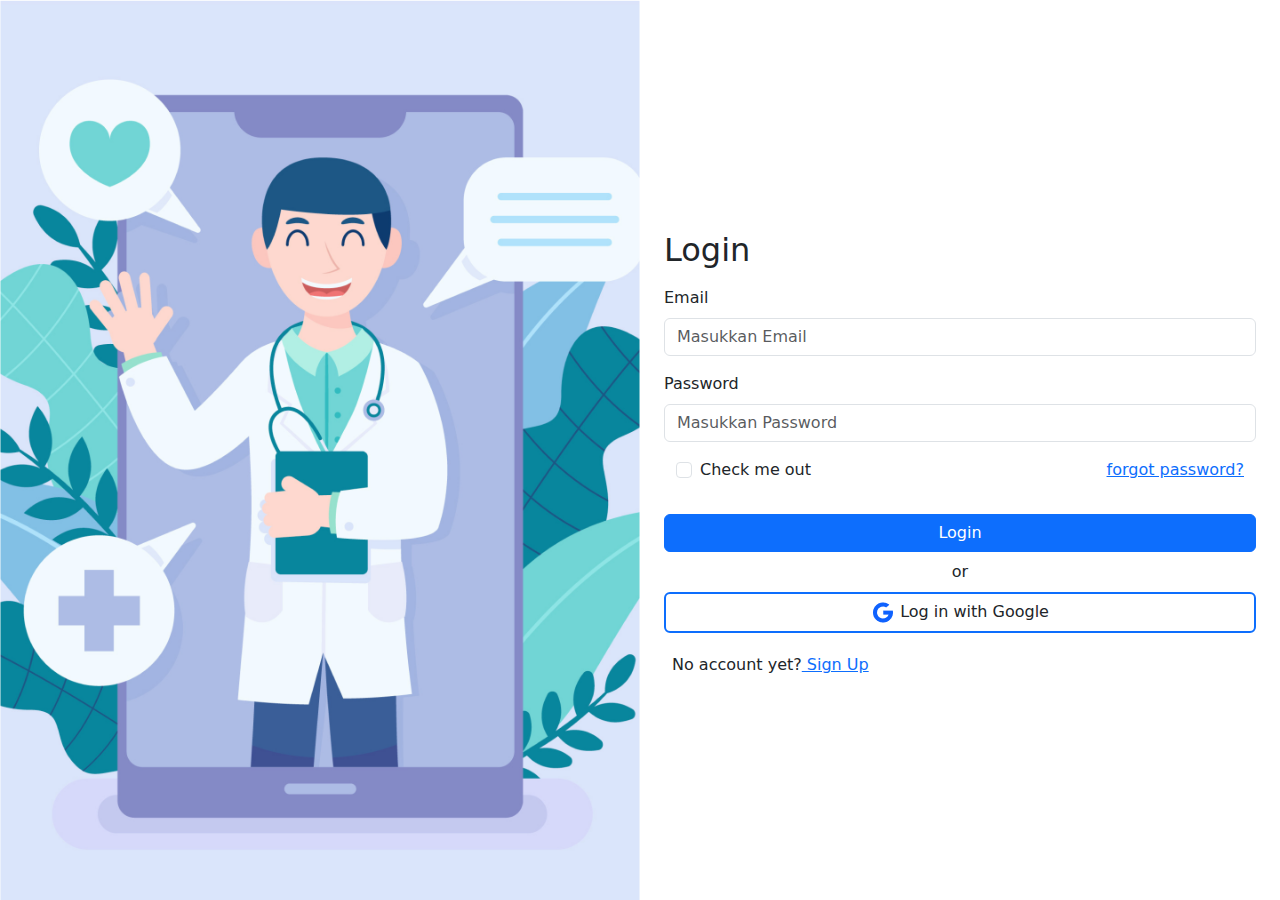
<file: page/login.html>
<!DOCTYPE html>
<html lang="en">
<head>
    <meta charset="UTF-8">
    <meta name="viewport" content="width=device-width, initial-scale=1.0">
    <link rel="shortcut icon" href="../assets/img/logobulat.png" type="image/x-icon">
    <link rel="stylesheet" href="../assets/bootstrap/botstrap/css/bootstrap.min.css">
    <link rel="stylesheet" href="../assets/css/login.css">
    <title>login</title>
    <link rel="stylesheet" href="https://fontawesome.com/start">
</head>
<body>
  <section id="hero">
    <section class="container-fluid min-vh-100">
        <div class="row">
            <div class="image col-md-6 col-sm-3 d-none d-md-block vh-100 bg-image" style="background-image: url('../assets/image/login.png'); background-size: cover; background-repeat: no-repeat;"></div>
            <div class="col-md-6 px-4 d-grid">
                <h2 class="login d-flex align-items-end py-2">Login</h2>
                <form>
                    <div class="mb-3">
                        <label for="email" class="form-label">Email</label>
                        <input type="email" class="form-control" id="email" placeholder="Masukkan Email" required>
                    </div>
                    <div class="mb-3">
                        <label for="password" class="form-label">Password</label>
                        <input type="password" class="form-control" id="password" placeholder="Masukkan Password" required>
                    </div>
                    <div class="container" id="email_wrapper">
                      <div class="row">
                        <div class="button_remember col-lg-6 text-start">
                          <div class="form-check">
                            <input class="form-check-input" type="checkbox" id="gridCheck" required>
                            <label class="form-check-label" for="gridCheck">
                              Check me out
                            </label>
                          </div>
                        </div>
                        <div class="col-lg-6">
                          <div class="d-flex justify-content-end" id="forgotPasswordLink"><a href="">forgot password?</a></div>
                        </div>
                      </div>
                    </div>
                    <div class="button container-fluid">
                      <div class="row">
                    <button type="submit" class="btn btn-primary col-lg-12" id="button">Login</button>
                     </div>
                     <span class="d-flex justify-content-center py-2">or</span>
                     <div class="row">
                      <button type="submit" class="btn btn-close-white border-primary border-2 col-lg-12"><img src="../assets/image/google.png" alt=""> Log in with Google</button>
                       </div>
                       <div class="line_border_bottom"></div>
                       <div class="signup row">
                          <span class=" col-lg-12 px-lg-2 ">No account yet?<a href="../page/register.html"> Sign Up</a></span>
                       </div>
                  </div>
                </form>
            </div>
          </div>
        </div>
    </section>
  </section>
    
            

    <script src="../assets/bootstrap/botstrap/js/bootstrap.min.js"></script>
    <script src="../assets/js/login.js"></script>
</body>
</html>
</file>
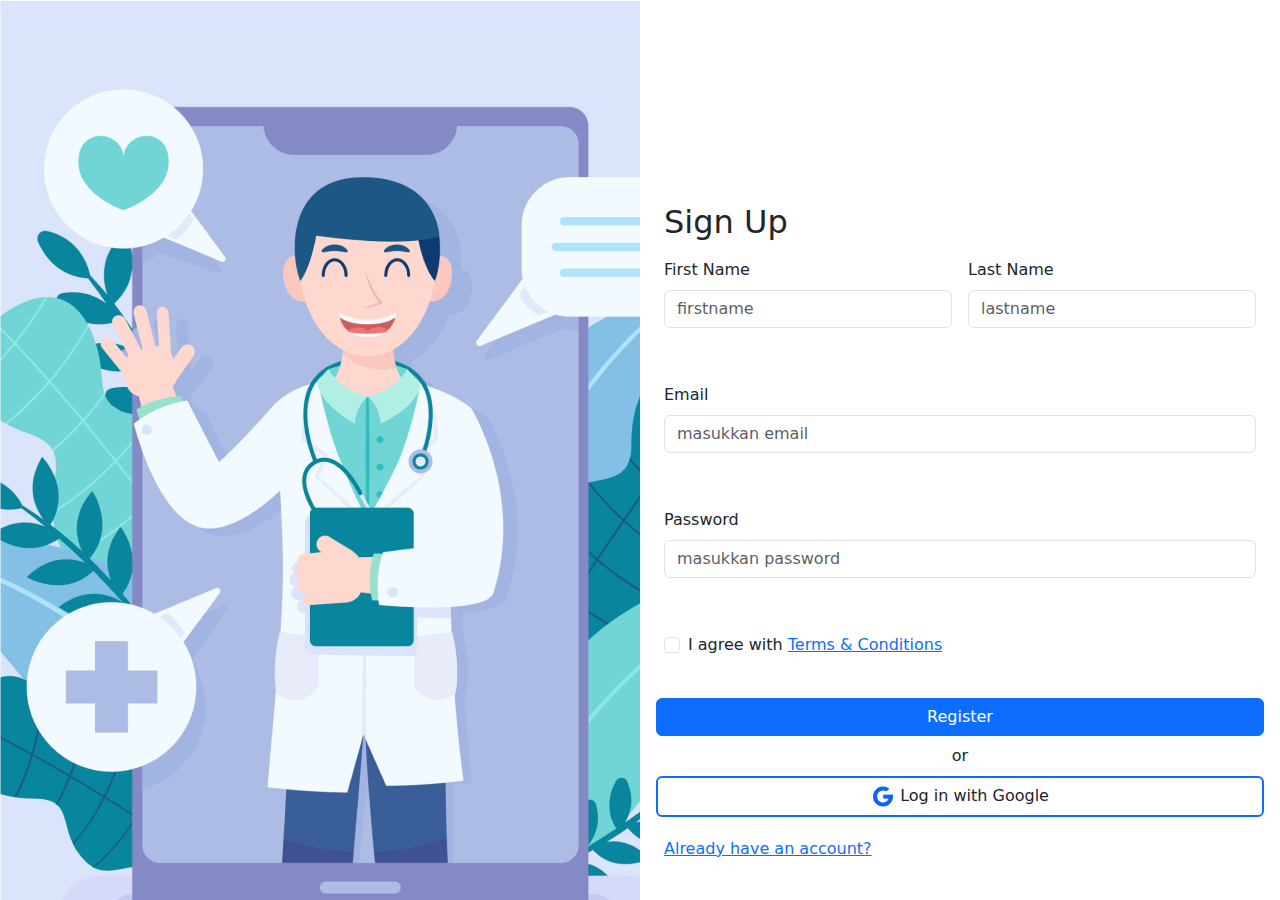
<file: page/register.html>
<!DOCTYPE html>
<html lang="en">
<head>
    <meta charset="UTF-8">
    <meta name="viewport" content="width=device-width, initial-scale=1.0">
    <link rel="shortcut icon" href="../assets/img/logobulat.png" type="image/x-icon">
    <title>Register</title>
    <link rel="stylesheet" href="../assets/bootstrap/botstrap/css/bootstrap.min.css">
    <link rel="stylesheet" href="../assets/css/login_2.css">
    <link rel="stylesheet" href="https://fontawesome.com/start">
</head>
<body>
    <section id="hero">
        <section class="container-fluid min-vh-100">
            <div class="row">
                <div class="col-md-6 col-3 d-none d-md-block vh-100 bg-image" style="background-image: url('../assets/image/login.png');"></div>
                <div class="col-md-6 px-4 d-grid">
                    <h2 class="login d-flex align-items-end py-2">Sign Up</h2>
                    <form class="row g-3">
                        <div class="col-md-6">
                          <label for="name" class="form-label">First Name</label>
                          <input type="text" class="form-control" id="firstname" placeholder="firstname" required>
                        </div>
                        <div class="col-md-6">
                          <label for="name" class="form-label">Last Name</label>
                          <input type="text" class="form-control" id="lastname" placeholder="lastname" required>
                        </div>
                        <div class="col-12">
                          <label for="inputEmail" class="form-label">Email</label>
                          <input type="email" class="form-control" id="inputEmail" placeholder="masukkan email" required>
                        </div>
                        <div class="col-12">
                          <label for="inputpassword" class="form-label">Password</label>
                          <input type="password" class="form-control" id="inputPassword" placeholder="masukkan password" required>
                        </div>
                        <div class="col-12">
                          <div class="form-check">
                            <input class="form-check-input" type="checkbox" id="gridCheck" required>
                            <label class="form-check-label" for="gridCheck">    
                                I agree with <a href="">Terms & Conditions</a>
                            </label>
                          </div>
                        </div>
                        <div class="button container-fluid">
                            <div class="row">
                          <button type="submit" class="btn btn-primary col-lg-12">Register</button>
                           </div>
                           <span class="d-flex justify-content-center py-2">or</span>
                           <div class="row">
                            <button type="submit" class="btn btn-close-white border-primary border-2 col-lg-12"><img src="../assets/image/google.png" alt=""> Log in with Google</button>
                             </div>
                             <div class="line_border_bottom"></div>
                             <div class="signup row">
                                <span class=" col-lg-12 px-lg-2 "><a href="../page/login.html">Already have an account?</a></span>
                             </div>
                        </div>
                      </form>
                </div>
              </div>
            </div>
        </section>
    </section>
    <script src="../assets/js/register.js"></script>
</body>
</html>
</file>
<file: assets/css/login.css>
body {
    padding: 0;
    margin: 0;
    position: relative;
}

.login {
    position: relative;
}

.button_remember {
    padding-bottom: 30px;
    padding-top: 0;
}

#hero {
    position: relative;
}

#hero .image {
    background-size: cover;
}

#hero .signup {
    padding-top: 20px;
}
</file>
<file: assets/css/login_2.css>
body {
    position: relative;
}

#hero {
    position: relative;
}

#hero .signup {
    padding-top: 20px;
}
</file>
